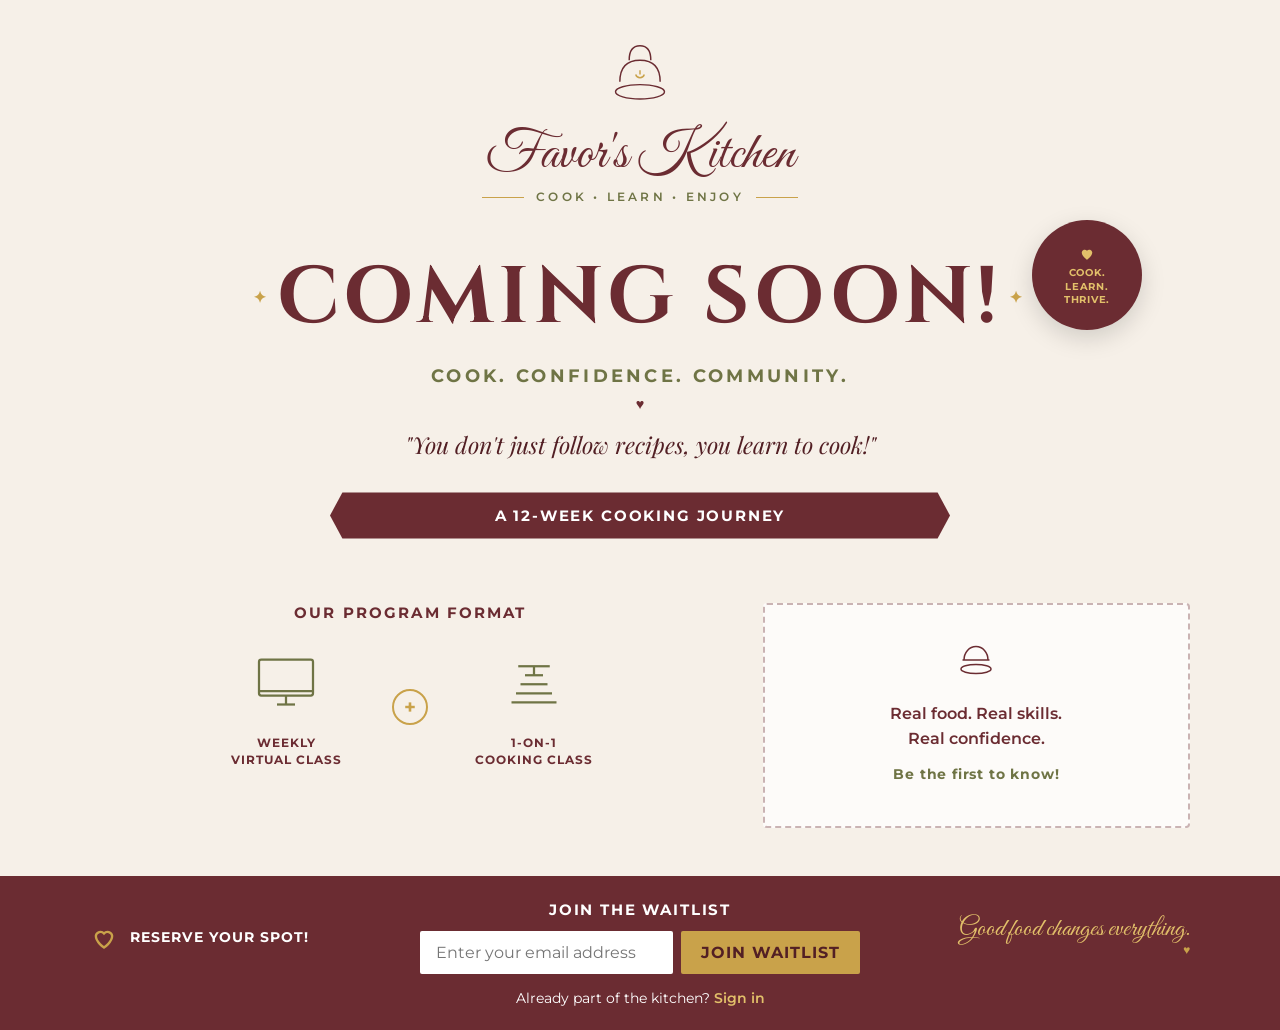
<file: frontend/index.html>
<!DOCTYPE html>
<html lang="en">
<head>
  <meta charset="UTF-8" />
  <meta name="viewport" content="width=device-width, initial-scale=1.0" />
  <title>Favor's Kitchen — Coming Soon</title>
  <link rel="preconnect" href="https://fonts.googleapis.com" />
  <link rel="preconnect" href="https://fonts.gstatic.com" crossorigin />
  <link href="https://fonts.googleapis.com/css2?family=Cinzel:wght@600;700&family=Great+Vibes&family=Montserrat:wght@400;500;600;700&family=Playfair+Display:ital,wght@0,700;1,400&display=swap" rel="stylesheet" />
  <link rel="stylesheet" href="css/common.css" />
  <link rel="stylesheet" href="css/index.css" />
</head>
<body>
  <div class="page">
    <header class="container">
      <svg class="logo-mark" viewBox="0 0 100 100" aria-hidden="true">
        <ellipse cx="50" cy="72" rx="34" ry="10" fill="none" stroke="#6b2c32" stroke-width="2"/>
        <path d="M22 58 Q22 28 50 28 Q78 28 78 58" fill="none" stroke="#6b2c32" stroke-width="2"/>
        <path d="M35 28 Q35 8 50 8 Q65 8 65 28" fill="none" stroke="#6b2c32" stroke-width="2"/>
        <path d="M44 48 C46 54 54 54 56 48" fill="none" stroke="#c9a24a" stroke-width="2"/>
        <path d="M50 42 V48" stroke="#c9a24a" stroke-width="2"/>
      </svg>
      <div class="brand-name">Favor's Kitchen</div>
      <div class="brand-tagline">COOK • LEARN • ENJOY</div>
    </header>

    <section class="hero container">
      <div class="badge">
        <svg viewBox="0 0 24 24"><path d="M12 21s-7-4.5-7-10a4 4 0 0 1 7-2 4 4 0 0 1 7 2c0 5.5-7 10-7 10z"/></svg>
        COOK.<br />LEARN.<br />THRIVE.
      </div>

      <h1 class="coming-soon">COMING SOON!</h1>
      <p class="hero-subtitle">COOK. CONFIDENCE. COMMUNITY.</p>
      <div class="hero-heart">♥</div>
      <p class="hero-quote">"You don't just follow recipes, you learn to cook!"</p>

      <div class="journey-banner">A 12-WEEK COOKING JOURNEY</div>
    </section>

    <main class="container content">
      <section>
        <h2 class="section-title">OUR PROGRAM FORMAT</h2>
        <div class="program-format">
          <div class="format-card">
            <svg class="format-icon" viewBox="0 0 64 64" fill="none" stroke="currentColor" stroke-width="2">
              <rect x="8" y="12" width="48" height="32" rx="2"/>
              <line x1="8" y1="40" x2="56" y2="40"/>
              <line x1="32" y1="44" x2="32" y2="52"/>
              <line x1="24" y1="52" x2="40" y2="52"/>
            </svg>
            <h3>WEEKLY<br />VIRTUAL CLASS</h3>
          </div>

          <div class="format-plus">+</div>

          <div class="format-card">
            <svg class="format-icon" viewBox="0 0 64 64" fill="none" stroke="currentColor" stroke-width="2">
              <path d="M18 18h28"/>
              <path d="M32 18v8"/>
              <path d="M24 26h16"/>
              <path d="M20 34h24"/>
              <path d="M16 42h32"/>
              <path d="M12 50h40"/>
            </svg>
            <h3>1-ON-1<br />COOKING CLASS</h3>
          </div>
        </div>
      </section>

      <aside class="feature-box">
        <svg viewBox="0 0 64 64" fill="none" stroke="currentColor" stroke-width="2">
          <ellipse cx="32" cy="48" rx="20" ry="6"/>
          <path d="M14 36h36"/>
          <path d="M16 36c0-10 7-18 16-18s16 8 16 18"/>
        </svg>
        <p>Real food. Real skills.<br />Real confidence.</p>
        <p class="cta">Be the first to know!</p>
      </aside>
    </main>

    <footer>
      <div class="container footer-inner">
        <div class="reserve-spot">
          <svg viewBox="0 0 24 24"><path d="M12 21s-7-4.5-7-10a4 4 0 0 1 7-2 4 4 0 0 1 7 2c0 5.5-7 10-7 10z"/></svg>
          RESERVE YOUR SPOT!
        </div>

        <div class="waitlist">
          <h2>JOIN THE WAITLIST</h2>
          <form class="waitlist-form" id="waitlist-form">
            <input type="email" name="email" placeholder="Enter your email address" required />
            <button type="submit">JOIN WAITLIST</button>
          </form>
        </div>

        <div class="footer-quote">
          Good food changes everything.
          <span>♥</span>
        </div>
      </div>
      <p class="site-login-link">Already part of the kitchen? <a href="login.html">Sign in</a></p>
    </footer>
  </div>

  <script src="js/main.js"></script>
</body>
</html>
</file>
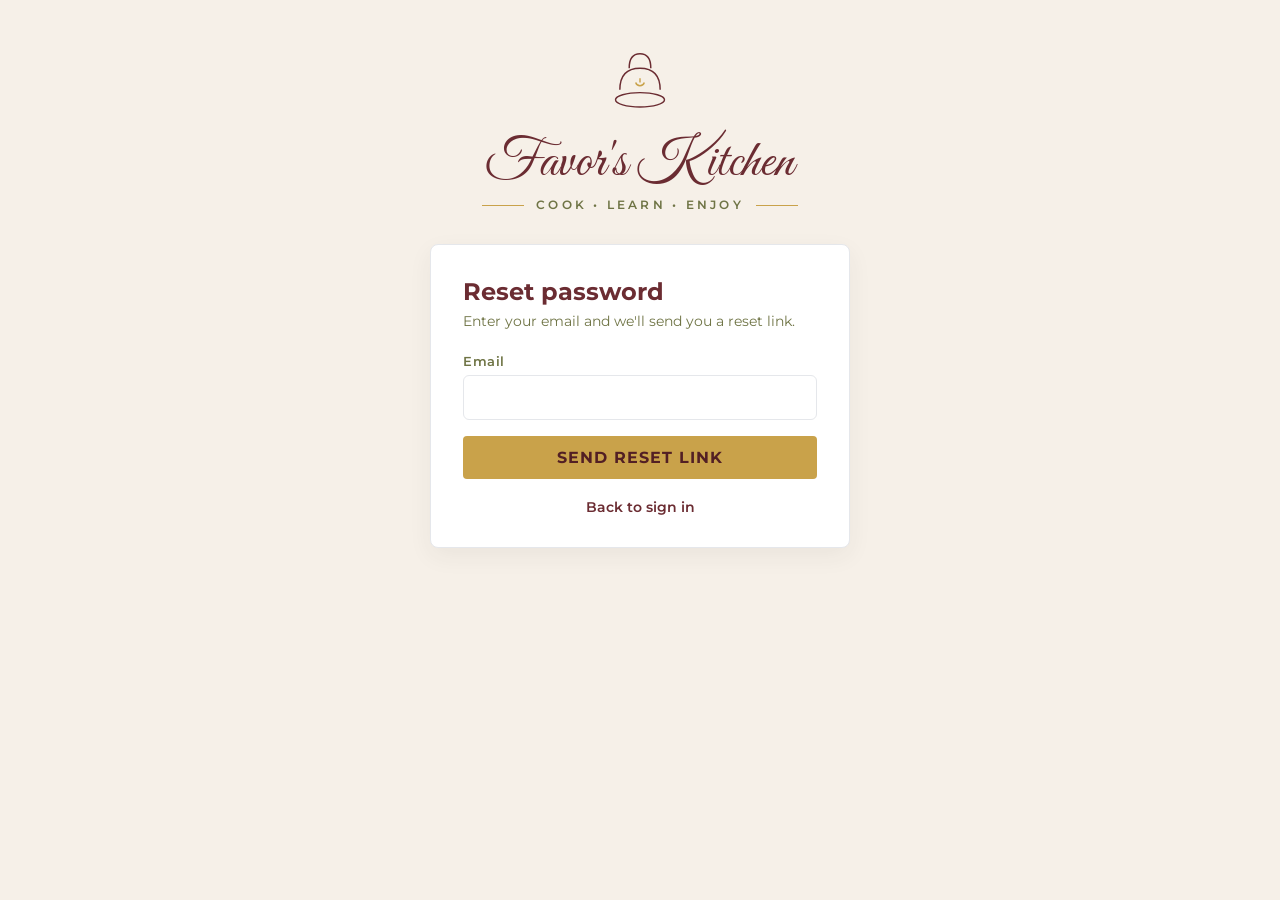
<file: frontend/forgot-password.html>
<!DOCTYPE html>
<html lang="en">
<head>
  <meta charset="UTF-8" />
  <meta name="viewport" content="width=device-width, initial-scale=1.0" />
  <title>Forgot Password — Favor's Kitchen</title>
  <link rel="preconnect" href="https://fonts.googleapis.com" />
  <link rel="preconnect" href="https://fonts.gstatic.com" crossorigin />
  <link href="https://fonts.googleapis.com/css2?family=Great+Vibes&family=Montserrat:wght@400;500;600;700&display=swap" rel="stylesheet" />
  <link rel="stylesheet" href="css/common.css" />
  <link rel="stylesheet" href="css/auth.css" />
</head>
<body>
  <div class="auth-page">
    <header class="brand-header">
      <svg class="logo-mark" viewBox="0 0 100 100" aria-hidden="true">
        <ellipse cx="50" cy="72" rx="34" ry="10" fill="none" stroke="#6b2c32" stroke-width="2"/>
        <path d="M22 58 Q22 28 50 28 Q78 28 78 58" fill="none" stroke="#6b2c32" stroke-width="2"/>
        <path d="M35 28 Q35 8 50 8 Q65 8 65 28" fill="none" stroke="#6b2c32" stroke-width="2"/>
        <path d="M44 48 C46 54 54 54 56 48" fill="none" stroke="#c9a24a" stroke-width="2"/>
        <path d="M50 42 V48" stroke="#c9a24a" stroke-width="2"/>
      </svg>
      <div class="brand-name">Favor's Kitchen</div>
      <div class="brand-tagline">COOK • LEARN • ENJOY</div>
    </header>

    <div class="auth-card">
      <h1>Reset password</h1>
      <p class="subtitle">Enter your email and we'll send you a reset link.</p>

      <div id="form-alert" class="alert alert-error hidden" role="alert"></div>

      <form id="forgot-password-form">
        <div class="form-field">
          <label class="form-label" for="email">Email</label>
          <input class="form-input" type="email" id="email" name="email" autocomplete="email" required />
        </div>
        <button class="btn btn-primary btn-full" type="submit" id="forgot-submit">SEND RESET LINK</button>
      </form>

      <div class="auth-footer">
        <p><a class="text-link" href="login.html">Back to sign in</a></p>
      </div>
    </div>
  </div>

  <script src="js/config.js"></script>
  <script src="js/common.js"></script>
  <script src="js/forgot-password.js"></script>
</body>
</html>
</file>
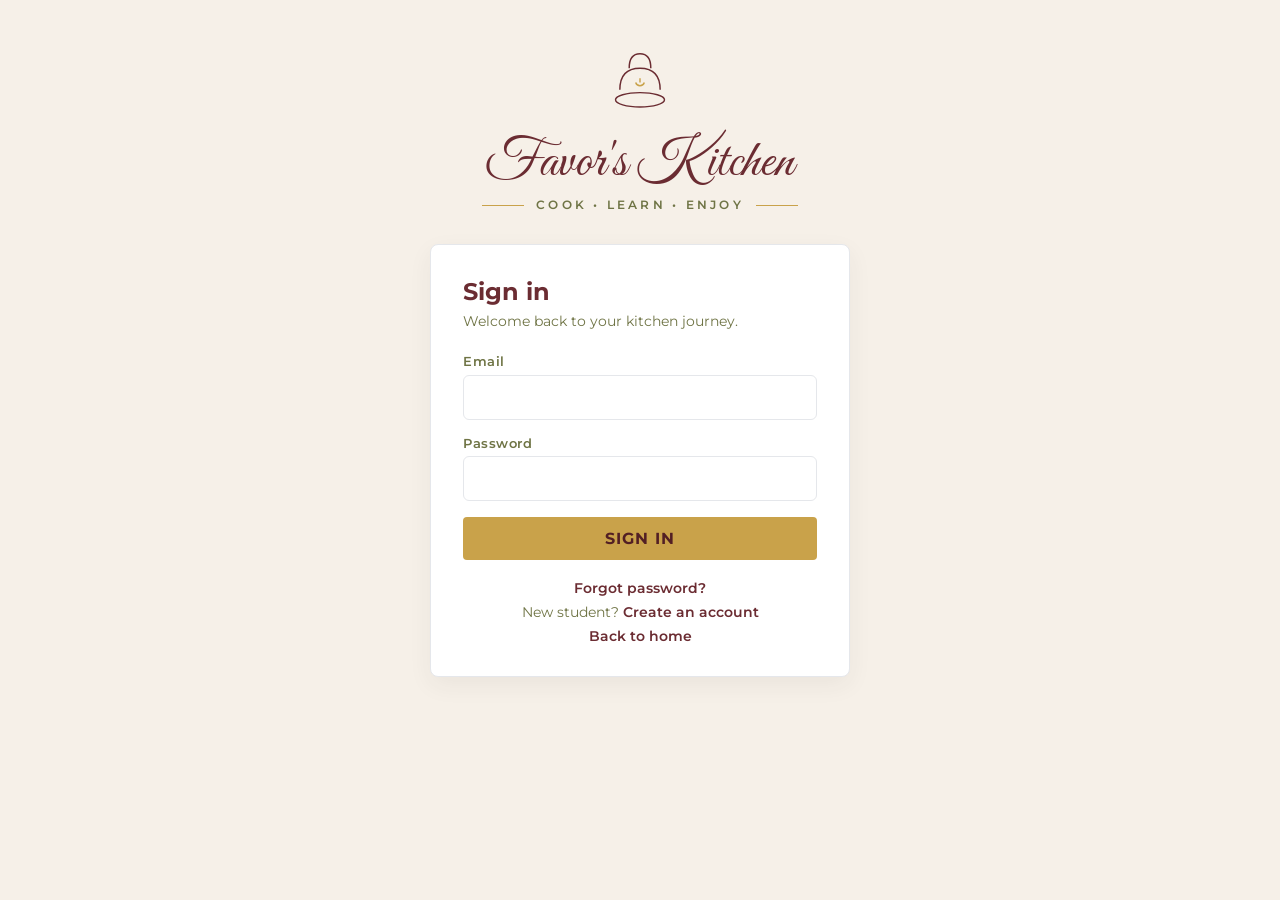
<file: frontend/login.html>
<!DOCTYPE html>
<html lang="en">
<head>
  <meta charset="UTF-8" />
  <meta name="viewport" content="width=device-width, initial-scale=1.0" />
  <title>Sign In — Favor's Kitchen</title>
  <link rel="preconnect" href="https://fonts.googleapis.com" />
  <link rel="preconnect" href="https://fonts.gstatic.com" crossorigin />
  <link href="https://fonts.googleapis.com/css2?family=Great+Vibes&family=Montserrat:wght@400;500;600;700&display=swap" rel="stylesheet" />
  <link rel="stylesheet" href="css/common.css" />
  <link rel="stylesheet" href="css/auth.css" />
</head>
<body>
  <div class="auth-page">
    <header class="brand-header">
      <svg class="logo-mark" viewBox="0 0 100 100" aria-hidden="true">
        <ellipse cx="50" cy="72" rx="34" ry="10" fill="none" stroke="#6b2c32" stroke-width="2"/>
        <path d="M22 58 Q22 28 50 28 Q78 28 78 58" fill="none" stroke="#6b2c32" stroke-width="2"/>
        <path d="M35 28 Q35 8 50 8 Q65 8 65 28" fill="none" stroke="#6b2c32" stroke-width="2"/>
        <path d="M44 48 C46 54 54 54 56 48" fill="none" stroke="#c9a24a" stroke-width="2"/>
        <path d="M50 42 V48" stroke="#c9a24a" stroke-width="2"/>
      </svg>
      <div class="brand-name">Favor's Kitchen</div>
      <div class="brand-tagline">COOK • LEARN • ENJOY</div>
    </header>

    <div class="auth-card">
      <h1>Sign in</h1>
      <p class="subtitle">Welcome back to your kitchen journey.</p>

      <div id="form-alert" class="alert alert-error hidden" role="alert"></div>

      <form id="login-form">
        <div class="form-field">
          <label class="form-label" for="email">Email</label>
          <input class="form-input" type="email" id="email" name="email" autocomplete="email" required />
        </div>
        <div class="form-field">
          <label class="form-label" for="password">Password</label>
          <input class="form-input" type="password" id="password" name="password" autocomplete="current-password" required />
        </div>
        <button class="btn btn-primary btn-full" type="submit" id="login-submit">SIGN IN</button>
      </form>

      <div class="auth-footer">
        <p><a class="text-link" href="forgot-password.html">Forgot password?</a></p>
        <p>New student? <a class="text-link" href="register.html">Create an account</a></p>
        <p><a class="text-link" href="index.html">Back to home</a></p>
      </div>
    </div>
  </div>

  <script src="js/config.js"></script>
  <script src="js/common.js"></script>
  <script src="js/login.js"></script>
</body>
</html>
</file>
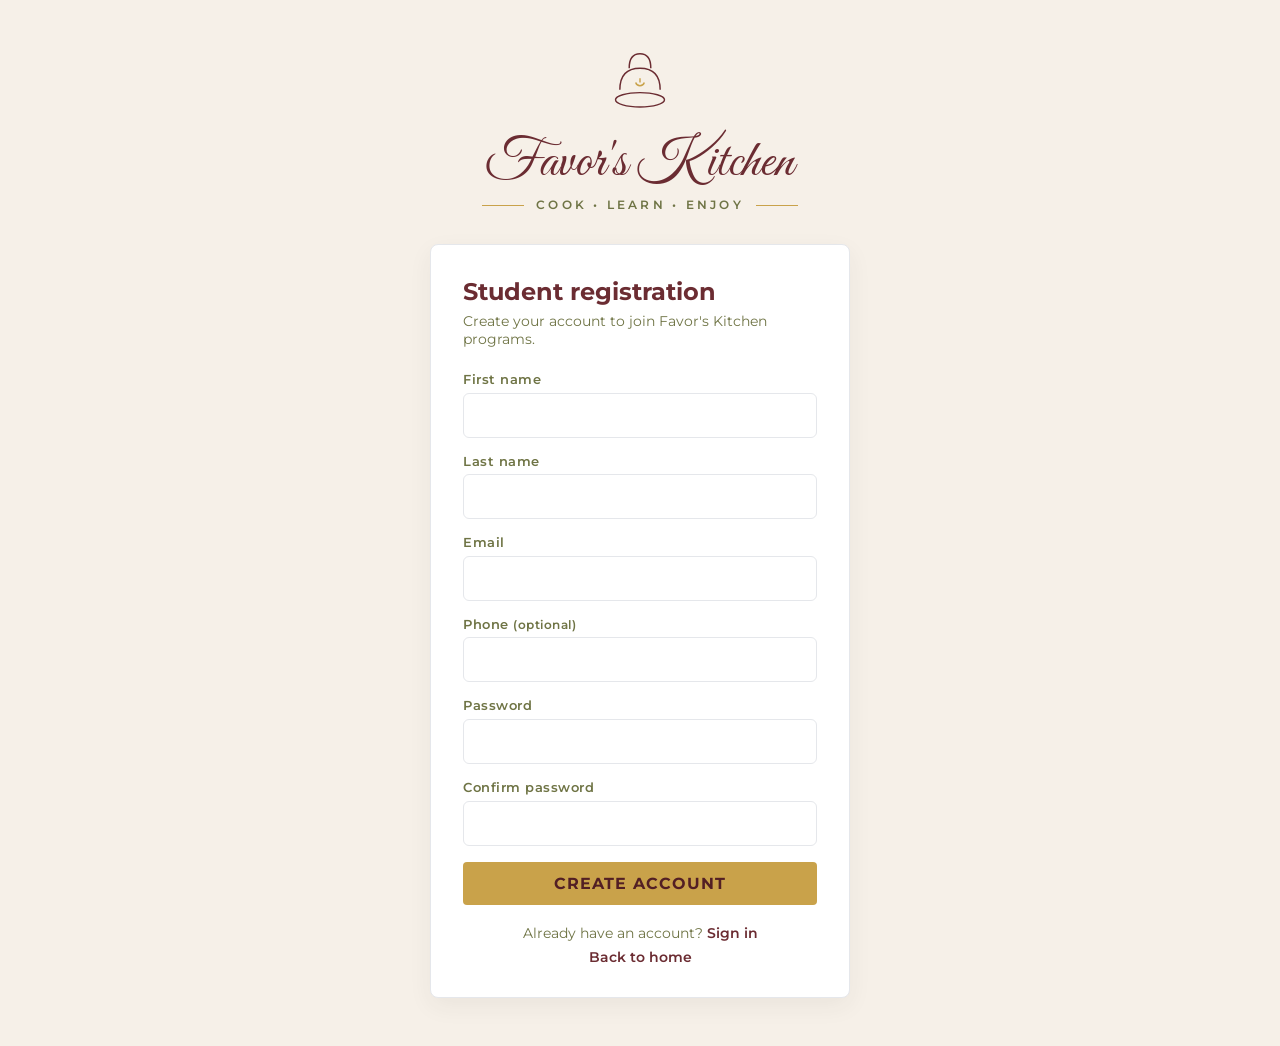
<file: frontend/register.html>
<!DOCTYPE html>
<html lang="en">
<head>
  <meta charset="UTF-8" />
  <meta name="viewport" content="width=device-width, initial-scale=1.0" />
  <title>Create Account — Favor's Kitchen</title>
  <link rel="preconnect" href="https://fonts.googleapis.com" />
  <link rel="preconnect" href="https://fonts.gstatic.com" crossorigin />
  <link href="https://fonts.googleapis.com/css2?family=Great+Vibes&family=Montserrat:wght@400;500;600;700&display=swap" rel="stylesheet" />
  <link rel="stylesheet" href="css/common.css" />
  <link rel="stylesheet" href="css/auth.css" />
</head>
<body>
  <div class="auth-page">
    <header class="brand-header">
      <svg class="logo-mark" viewBox="0 0 100 100" aria-hidden="true">
        <ellipse cx="50" cy="72" rx="34" ry="10" fill="none" stroke="#6b2c32" stroke-width="2"/>
        <path d="M22 58 Q22 28 50 28 Q78 28 78 58" fill="none" stroke="#6b2c32" stroke-width="2"/>
        <path d="M35 28 Q35 8 50 8 Q65 8 65 28" fill="none" stroke="#6b2c32" stroke-width="2"/>
        <path d="M44 48 C46 54 54 54 56 48" fill="none" stroke="#c9a24a" stroke-width="2"/>
        <path d="M50 42 V48" stroke="#c9a24a" stroke-width="2"/>
      </svg>
      <div class="brand-name">Favor's Kitchen</div>
      <div class="brand-tagline">COOK • LEARN • ENJOY</div>
    </header>

    <div class="auth-card">
      <h1>Student registration</h1>
      <p class="subtitle">Create your account to join Favor's Kitchen programs.</p>

      <div id="form-alert" class="alert alert-error hidden" role="alert"></div>

      <form id="register-form">
        <div class="form-field">
          <label class="form-label" for="first_name">First name</label>
          <input class="form-input" type="text" id="first_name" name="first_name" autocomplete="given-name" required />
        </div>
        <div class="form-field">
          <label class="form-label" for="last_name">Last name</label>
          <input class="form-input" type="text" id="last_name" name="last_name" autocomplete="family-name" required />
        </div>
        <div class="form-field">
          <label class="form-label" for="email">Email</label>
          <input class="form-input" type="email" id="email" name="email" autocomplete="email" required />
        </div>
        <div class="form-field">
          <label class="form-label" for="phone">Phone <span class="form-hint">(optional)</span></label>
          <input class="form-input" type="tel" id="phone" name="phone" autocomplete="tel" />
        </div>
        <div class="form-field">
          <label class="form-label" for="password">Password</label>
          <input class="form-input" type="password" id="password" name="password" autocomplete="new-password" minlength="6" required />
        </div>
        <div class="form-field">
          <label class="form-label" for="confirm_password">Confirm password</label>
          <input class="form-input" type="password" id="confirm_password" name="confirm_password" autocomplete="new-password" minlength="6" required />
        </div>
        <button class="btn btn-primary btn-full" type="submit" id="register-submit">CREATE ACCOUNT</button>
      </form>

      <div class="auth-footer">
        <p>Already have an account? <a class="text-link" href="login.html">Sign in</a></p>
        <p><a class="text-link" href="index.html">Back to home</a></p>
      </div>
    </div>
  </div>

  <script src="js/config.js"></script>
  <script src="js/common.js"></script>
  <script src="js/register.js"></script>
</body>
</html>
</file>
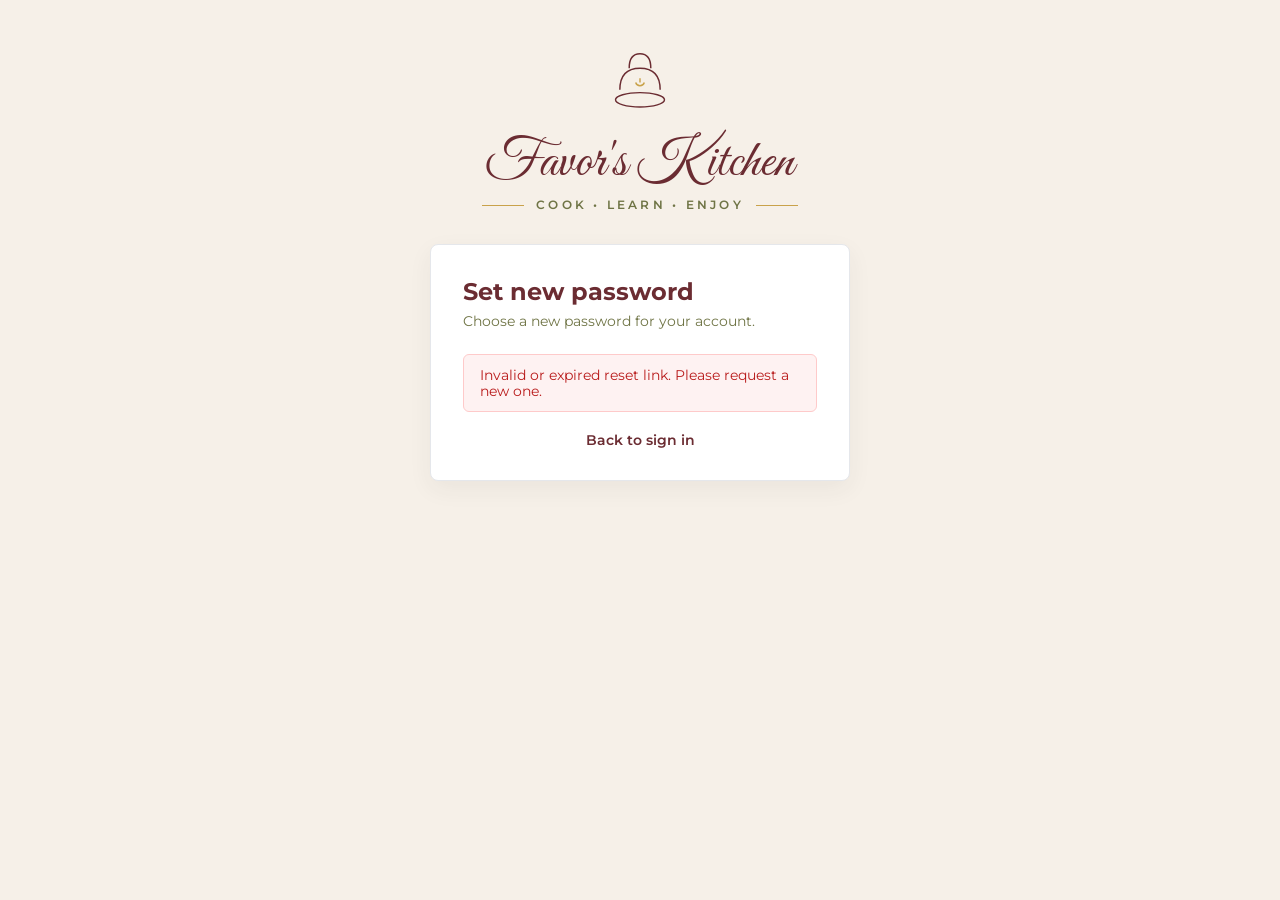
<file: frontend/reset-password.html>
<!DOCTYPE html>
<html lang="en">
<head>
  <meta charset="UTF-8" />
  <meta name="viewport" content="width=device-width, initial-scale=1.0" />
  <title>Set New Password — Favor's Kitchen</title>
  <link rel="preconnect" href="https://fonts.googleapis.com" />
  <link rel="preconnect" href="https://fonts.gstatic.com" crossorigin />
  <link href="https://fonts.googleapis.com/css2?family=Great+Vibes&family=Montserrat:wght@400;500;600;700&display=swap" rel="stylesheet" />
  <link rel="stylesheet" href="css/common.css" />
  <link rel="stylesheet" href="css/auth.css" />
</head>
<body>
  <div class="auth-page">
    <header class="brand-header">
      <svg class="logo-mark" viewBox="0 0 100 100" aria-hidden="true">
        <ellipse cx="50" cy="72" rx="34" ry="10" fill="none" stroke="#6b2c32" stroke-width="2"/>
        <path d="M22 58 Q22 28 50 28 Q78 28 78 58" fill="none" stroke="#6b2c32" stroke-width="2"/>
        <path d="M35 28 Q35 8 50 8 Q65 8 65 28" fill="none" stroke="#6b2c32" stroke-width="2"/>
        <path d="M44 48 C46 54 54 54 56 48" fill="none" stroke="#c9a24a" stroke-width="2"/>
        <path d="M50 42 V48" stroke="#c9a24a" stroke-width="2"/>
      </svg>
      <div class="brand-name">Favor's Kitchen</div>
      <div class="brand-tagline">COOK • LEARN • ENJOY</div>
    </header>

    <div class="auth-card">
      <h1>Set new password</h1>
      <p class="subtitle">Choose a new password for your account.</p>

      <div id="form-alert" class="alert alert-error hidden" role="alert"></div>

      <form id="reset-password-form">
        <div class="form-field">
          <label class="form-label" for="password">New password</label>
          <input class="form-input" type="password" id="password" name="password" autocomplete="new-password" minlength="6" required />
        </div>
        <div class="form-field">
          <label class="form-label" for="confirm_password">Confirm new password</label>
          <input class="form-input" type="password" id="confirm_password" name="confirm_password" autocomplete="new-password" minlength="6" required />
        </div>
        <button class="btn btn-primary btn-full" type="submit" id="reset-submit">UPDATE PASSWORD</button>
      </form>

      <div class="auth-footer">
        <p><a class="text-link" href="login.html">Back to sign in</a></p>
      </div>
    </div>
  </div>

  <script src="js/config.js"></script>
  <script src="js/common.js"></script>
  <script src="js/reset-password.js"></script>
</body>
</html>
</file>
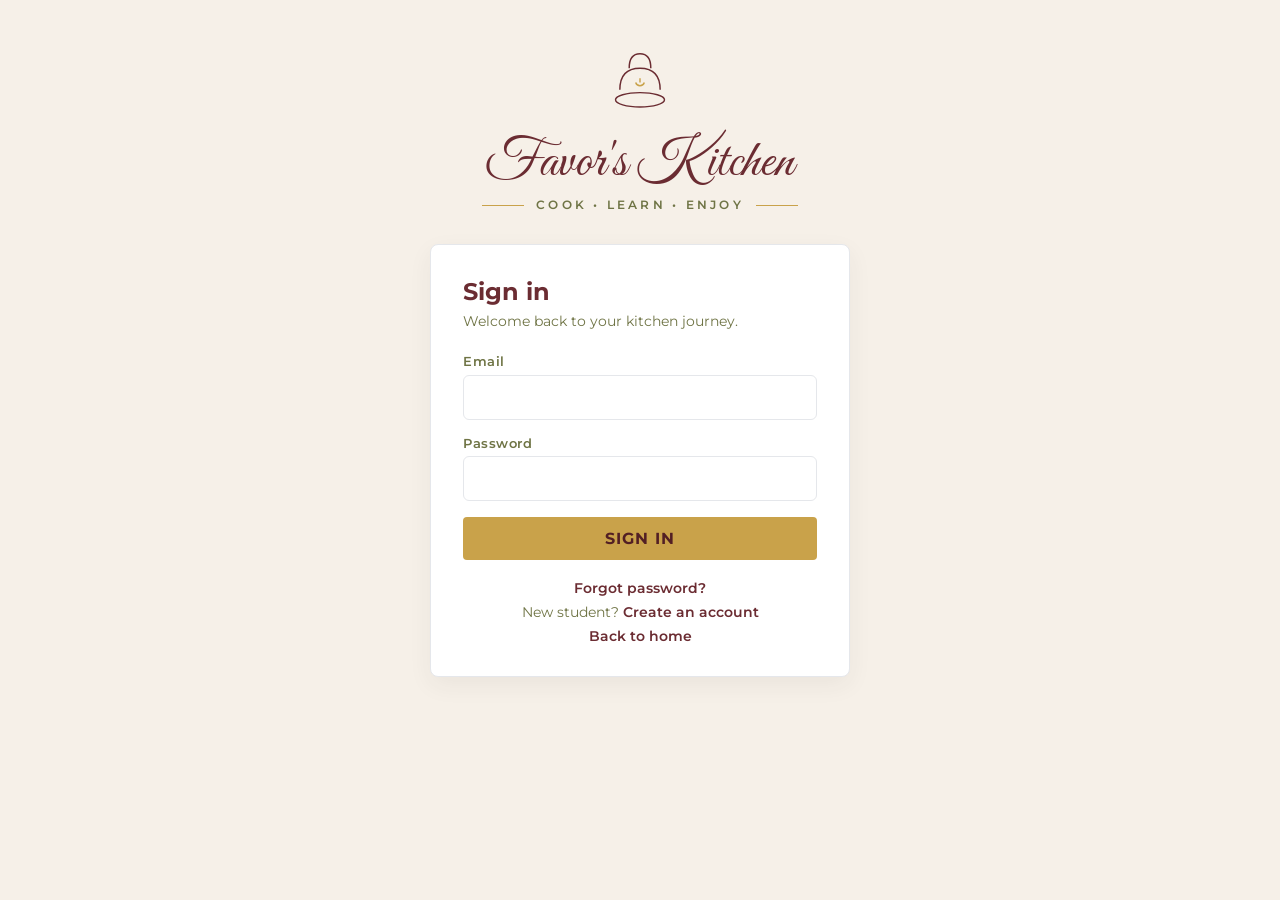
<file: frontend/admin/curriculum.html>
<!DOCTYPE html>
<html lang="en">
<head>
  <meta charset="UTF-8" />
  <meta name="viewport" content="width=device-width, initial-scale=1.0" />
  <title>Curriculum — Favor's Kitchen</title>
  <link rel="preconnect" href="https://fonts.googleapis.com" />
  <link rel="preconnect" href="https://fonts.gstatic.com" crossorigin />
  <link href="https://fonts.googleapis.com/css2?family=Great+Vibes&family=Montserrat:wght@400;500;600;700&display=swap" rel="stylesheet" />
  <link rel="stylesheet" href="../css/common.css" />
  <link rel="stylesheet" href="../css/admin.css" />
  <link rel="stylesheet" href="../css/curriculum.css" />
</head>
<body>
  <div class="app-shell">
    <aside class="sidebar" id="admin-sidebar" aria-label="Admin sidebar"></aside>

    <main class="main-content">
      <header class="admin-toolbar">
        <div class="admin-toolbar-title">
          <h1>Curriculum</h1>
          <p>Manage cooking programs, weeks, and enrollments</p>
        </div>
        <input
          class="admin-search"
          type="search"
          id="curriculum-search"
          placeholder="Search curricula..."
          aria-label="Search curricula"
        />
        <button class="btn btn-primary" type="button" id="create-curriculum-btn">
          + CREATE CURRICULUM
        </button>
      </header>

      <div class="page-body">
        <div id="page-alert" class="alert alert-error hidden" role="alert"></div>

        <div class="filter-chips" role="tablist" aria-label="Filter by status">
          <button class="filter-chip active" type="button" data-status="">All</button>
          <button class="filter-chip" type="button" data-status="published">Published</button>
          <button class="filter-chip" type="button" data-status="draft">Draft</button>
        </div>

        <div class="data-table data-table--curriculum" id="curriculum-table">
          <div class="data-table-header">
            <span>Name</span>
            <span>Duration</span>
            <span>Status</span>
            <span>Students</span>
            <span>Updated</span>
          </div>
          <div id="curriculum-table-body">
            <div class="data-table-loading">Loading curricula...</div>
          </div>
        </div>
      </div>
    </main>
  </div>

  <div class="modal-overlay hidden" id="create-modal" role="dialog" aria-modal="true" aria-labelledby="create-modal-title">
    <div class="modal-card">
      <h2 id="create-modal-title">Create curriculum</h2>
      <div id="create-alert" class="alert alert-error hidden" role="alert"></div>
      <form id="create-curriculum-form">
        <input type="hidden" id="edit-curriculum-id" name="curriculum_id" value="" />
        <div class="form-field">
          <label class="form-label" for="create-name">Name</label>
          <input class="form-input" type="text" id="create-name" name="name" required />
        </div>
        <div class="form-field">
          <label class="form-label" for="create-description">Description</label>
          <textarea class="form-input" id="create-description" name="description" rows="3"></textarea>
        </div>
        <div class="form-field">
          <label class="form-label" for="create-duration">Duration (weeks)</label>
          <input class="form-input" type="number" id="create-duration" name="duration_weeks" min="1" />
        </div>
        <div class="form-field">
          <label class="form-label" for="create-status">Status</label>
          <select class="form-input" id="create-status" name="status">
            <option value="draft">Draft</option>
            <option value="published">Published</option>
          </select>
        </div>
        <div class="modal-actions">
          <button class="btn btn-secondary" type="button" id="create-cancel-btn">Cancel</button>
          <button class="btn btn-primary" type="submit" id="create-submit-btn">Create</button>
        </div>
      </form>
    </div>
  </div>

  <script src="../js/config.js"></script>
  <script src="../js/common.js"></script>
  <script src="../js/admin/curriculum.js"></script>
</body>
</html>
</file>
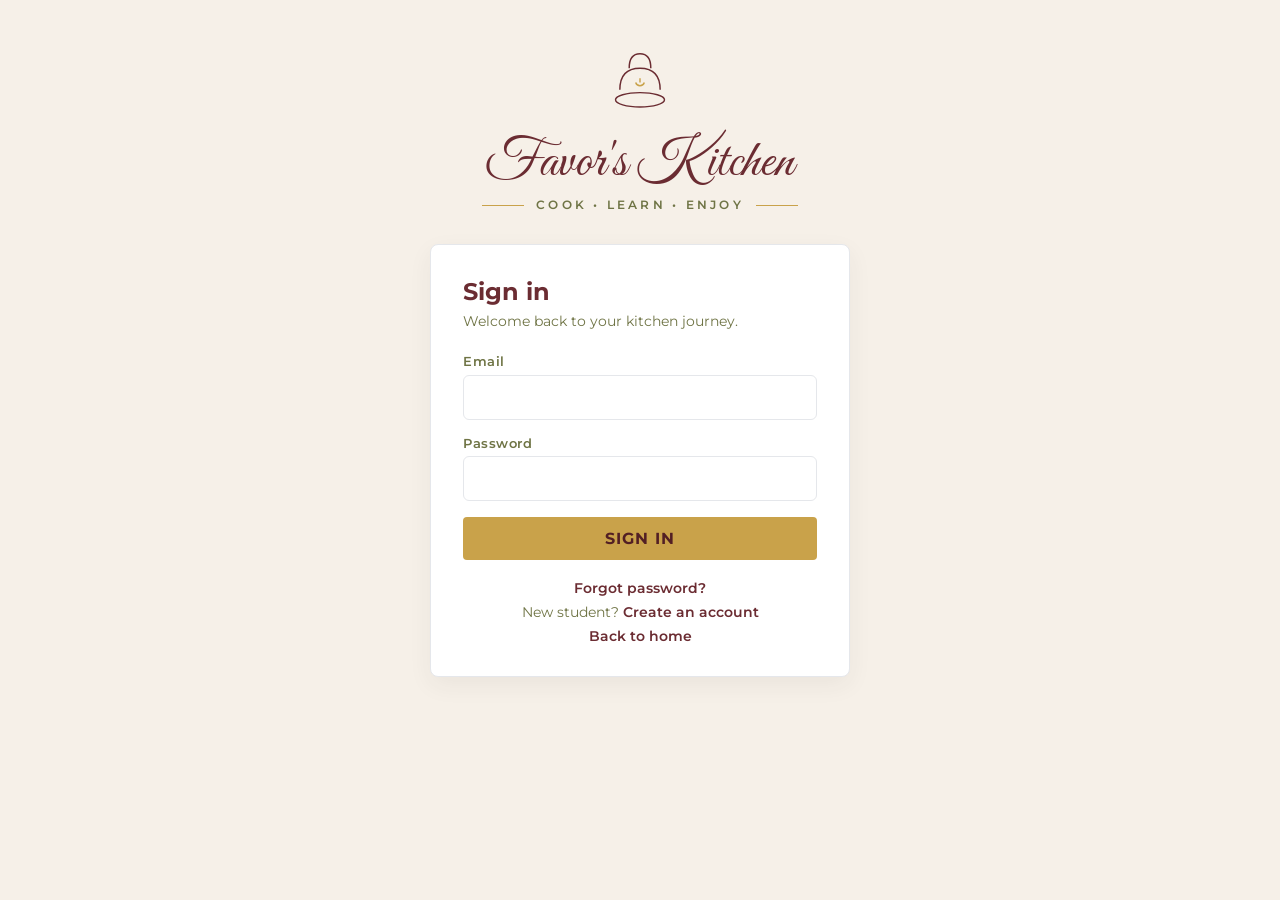
<file: frontend/admin/dashboard.html>
<!DOCTYPE html>
<html lang="en">
<head>
  <meta charset="UTF-8" />
  <meta name="viewport" content="width=device-width, initial-scale=1.0" />
  <title>Admin Dashboard — Favor's Kitchen</title>
  <link rel="preconnect" href="https://fonts.googleapis.com" />
  <link rel="preconnect" href="https://fonts.gstatic.com" crossorigin />
  <link href="https://fonts.googleapis.com/css2?family=Great+Vibes&family=Montserrat:wght@400;500;600;700&display=swap" rel="stylesheet" />
  <link rel="stylesheet" href="../css/common.css" />
  <link rel="stylesheet" href="../css/admin.css" />
</head>
<body>
  <div class="app-shell">
    <aside class="sidebar" id="admin-sidebar" aria-label="Admin sidebar"></aside>

    <main class="main-content">
      <header class="page-header">
        <h1>Dashboard</h1>
        <p>Overview of your cooking programs and classes.</p>
      </header>

      <div class="page-body">
        <div class="dashboard-placeholder">
          <h2 id="welcome-title">Welcome!</h2>
          <p>Your admin dashboard is coming soon. Use the sidebar to navigate — Curriculum is where you'll manage programs.</p>
        </div>
      </div>
    </main>
  </div>

  <script src="../js/config.js"></script>
  <script src="../js/common.js"></script>
  <script src="../js/admin/dashboard.js"></script>
</body>
</html>
</file>
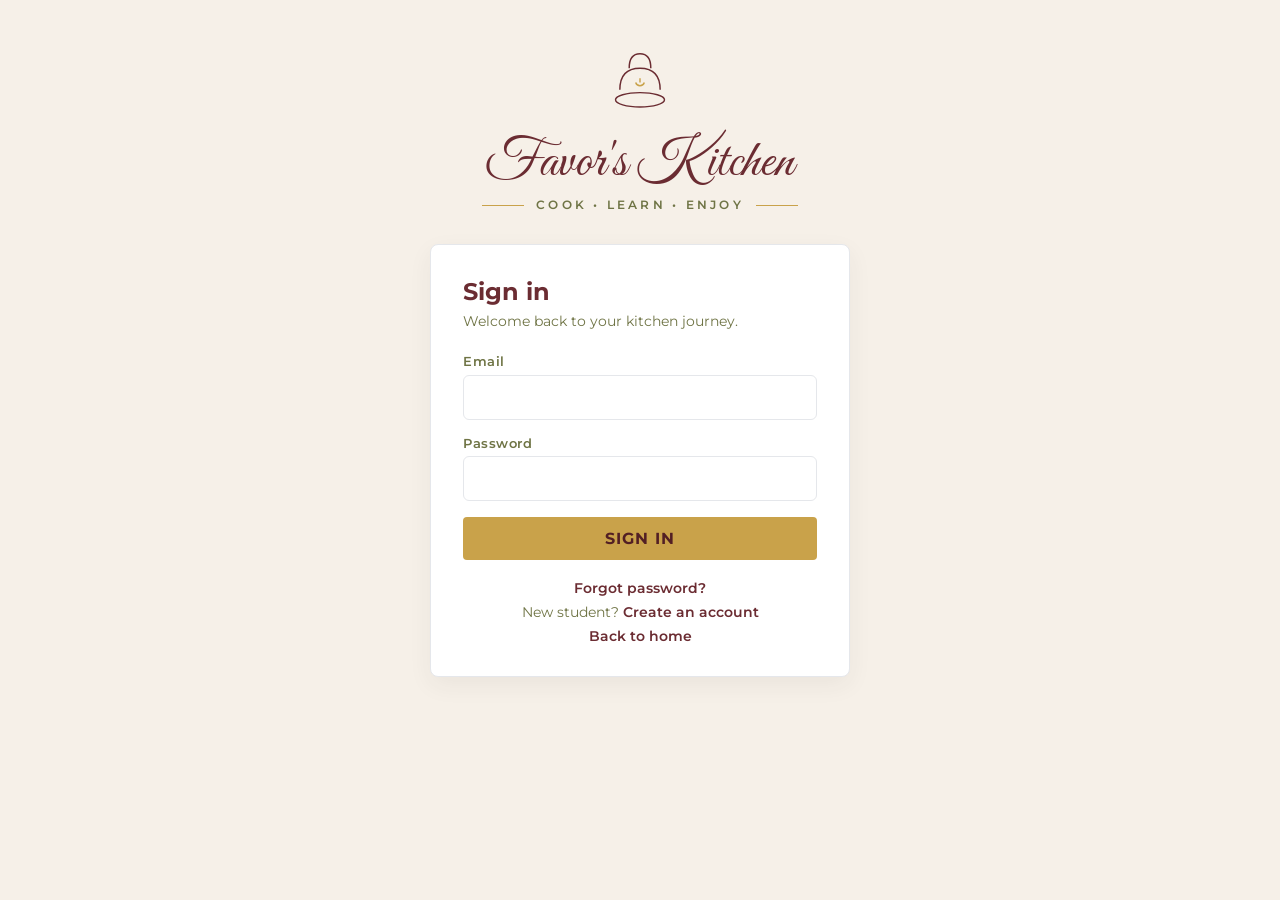
<file: frontend/admin/recipes.html>
<!DOCTYPE html>
<html lang="en">
<head>
  <meta charset="UTF-8" />
  <meta name="viewport" content="width=device-width, initial-scale=1.0" />
  <title>Recipes — Favor's Kitchen</title>
  <link rel="preconnect" href="https://fonts.googleapis.com" />
  <link rel="preconnect" href="https://fonts.gstatic.com" crossorigin />
  <link href="https://fonts.googleapis.com/css2?family=Great+Vibes&family=Montserrat:wght@400;500;600;700&display=swap" rel="stylesheet" />
  <link rel="stylesheet" href="../css/common.css" />
  <link rel="stylesheet" href="../css/admin.css" />
  <link rel="stylesheet" href="../css/recipes.css" />
</head>
<body>
  <div class="app-shell">
    <aside class="sidebar" id="admin-sidebar" aria-label="Admin sidebar"></aside>

    <main class="main-content">
      <header class="admin-toolbar">
        <div class="admin-toolbar-title">
          <h1>Recipes</h1>
          <p>Manage reusable recipes for your programs</p>
        </div>
        <input
          class="admin-search"
          type="search"
          id="recipe-search"
          placeholder="Search recipes..."
          aria-label="Search recipes"
        />
        <button class="btn btn-primary" type="button" id="create-recipe-btn">
          + CREATE RECIPE
        </button>
      </header>

      <div class="page-body">
        <div id="page-alert" class="alert alert-error hidden" role="alert"></div>

        <div class="filter-chips" role="tablist" aria-label="Filter by status">
          <button class="filter-chip active" type="button" data-filter="status" data-value="">All</button>
          <button class="filter-chip" type="button" data-filter="status" data-value="published">Published</button>
          <button class="filter-chip" type="button" data-filter="status" data-value="draft">Draft</button>
        </div>

        <div class="filter-chips" role="tablist" aria-label="Filter by active state">
          <button class="filter-chip active" type="button" data-filter="active" data-value="">All</button>
          <button class="filter-chip" type="button" data-filter="active" data-value="true">Active</button>
          <button class="filter-chip" type="button" data-filter="active" data-value="false">Inactive</button>
        </div>

        <div class="data-table data-table--recipes" id="recipe-table">
          <div class="data-table-header">
            <span>Name</span>
            <span>Prep</span>
            <span>Cook</span>
            <span>Servings</span>
            <span>Status</span>
            <span>Active</span>
            <span>Updated</span>
          </div>
          <div id="recipe-table-body">
            <div class="data-table-loading">Loading recipes...</div>
          </div>
        </div>
      </div>
    </main>
  </div>

  <div class="modal-overlay hidden" id="recipe-modal" role="dialog" aria-modal="true" aria-labelledby="recipe-modal-title">
    <div class="modal-card modal-card-wide">
      <h2 id="recipe-modal-title">Create recipe</h2>
      <div id="recipe-alert" class="alert alert-error hidden" role="alert"></div>
      <form id="recipe-form">
        <input type="hidden" id="edit-recipe-id" value="" />

        <div class="form-field">
          <label class="form-label" for="recipe-name">Name</label>
          <input class="form-input" type="text" id="recipe-name" name="name" required />
        </div>

        <div class="form-field">
          <label class="form-label" for="recipe-description">Description</label>
          <textarea class="form-input" id="recipe-description" name="description" rows="2"></textarea>
        </div>

        <div class="form-row form-row-3">
          <div class="form-field">
            <label class="form-label" for="recipe-prep">Prep (minutes)</label>
            <input class="form-input" type="number" id="recipe-prep" name="prep_time_minutes" min="1" />
          </div>
          <div class="form-field">
            <label class="form-label" for="recipe-cook">Cook (minutes)</label>
            <input class="form-input" type="number" id="recipe-cook" name="cook_time_minutes" min="1" />
          </div>
          <div class="form-field">
            <label class="form-label" for="recipe-servings">Servings</label>
            <input class="form-input" type="number" id="recipe-servings" name="servings" min="1" />
          </div>
        </div>

        <div class="form-row">
          <div class="form-field">
            <label class="form-label" for="recipe-image-url">Image URL</label>
            <input class="form-input" type="url" id="recipe-image-url" name="image_url" />
          </div>
          <div class="form-field">
            <label class="form-label" for="recipe-pdf-url">PDF URL</label>
            <input class="form-input" type="url" id="recipe-pdf-url" name="pdf_url" />
          </div>
        </div>

        <div class="form-row">
          <div class="form-field">
            <label class="form-label" for="recipe-status">Status</label>
            <select class="form-input" id="recipe-status" name="status">
              <option value="draft">Draft</option>
              <option value="published">Published</option>
            </select>
          </div>
          <div class="checkbox-field">
            <input type="checkbox" id="recipe-active" name="active" checked />
            <label for="recipe-active">Active</label>
          </div>
        </div>

        <div class="section-heading">
          <h3>Steps</h3>
          <button class="btn btn-secondary" type="button" id="add-step-row-btn">+ Add step</button>
        </div>

        <div class="step-rows" id="step-rows"></div>

        <div class="section-heading">
          <h3>Ingredients</h3>
          <button class="btn btn-secondary" type="button" id="add-ingredient-row-btn">+ Add ingredient</button>
        </div>

        <div class="ingredient-rows" id="ingredient-rows"></div>

        <div class="modal-actions modal-actions-split">
          <button class="btn btn-danger hidden" type="button" id="delete-recipe-btn">Delete recipe</button>
          <div class="modal-actions">
            <button class="btn btn-secondary" type="button" id="recipe-cancel-btn">Cancel</button>
            <button class="btn btn-primary" type="submit" id="recipe-submit-btn">Create</button>
          </div>
        </div>
      </form>
    </div>
  </div>

  <template id="step-row-template">
    <div class="step-row">
      <span class="step-row-number" aria-hidden="true">1</span>
      <textarea class="form-input step-row-description" rows="2" placeholder="Describe this step..." aria-label="Step description"></textarea>
      <div class="step-row-actions">
        <button class="btn btn-secondary step-row-up" type="button" aria-label="Move step up">&uarr;</button>
        <button class="btn btn-secondary step-row-down" type="button" aria-label="Move step down">&darr;</button>
        <button class="btn btn-secondary step-row-remove" type="button" aria-label="Remove step">&times;</button>
      </div>
    </div>
  </template>

  <template id="ingredient-row-template">
    <div class="ingredient-row">
      <div class="ingredient-combobox" data-ingredient-combobox>
        <input type="hidden" class="ingredient-combobox-id" value="" />
        <input
          type="text"
          class="ingredient-combobox-input form-input"
          placeholder="Search ingredients..."
          autocomplete="off"
          aria-label="Ingredient"
        />
        <div class="ingredient-combobox-menu hidden" role="listbox"></div>
      </div>
      <input class="form-input ingredient-qty" type="number" step="any" min="0" placeholder="Qty" aria-label="Quantity" />
      <input class="form-input ingredient-unit" type="text" placeholder="Unit" aria-label="Unit" />
      <input class="form-input ingredient-prep" type="text" placeholder="Prep" aria-label="Preparation" />
      <input class="form-input ingredient-notes" type="text" placeholder="Notes" aria-label="Notes" />
      <button class="btn btn-secondary ingredient-row-remove" type="button" aria-label="Remove ingredient">&times;</button>
    </div>
  </template>

  <script src="../js/config.js"></script>
  <script src="../js/common.js"></script>
  <script src="../js/admin/recipes.js"></script>
</body>
</html>
</file>
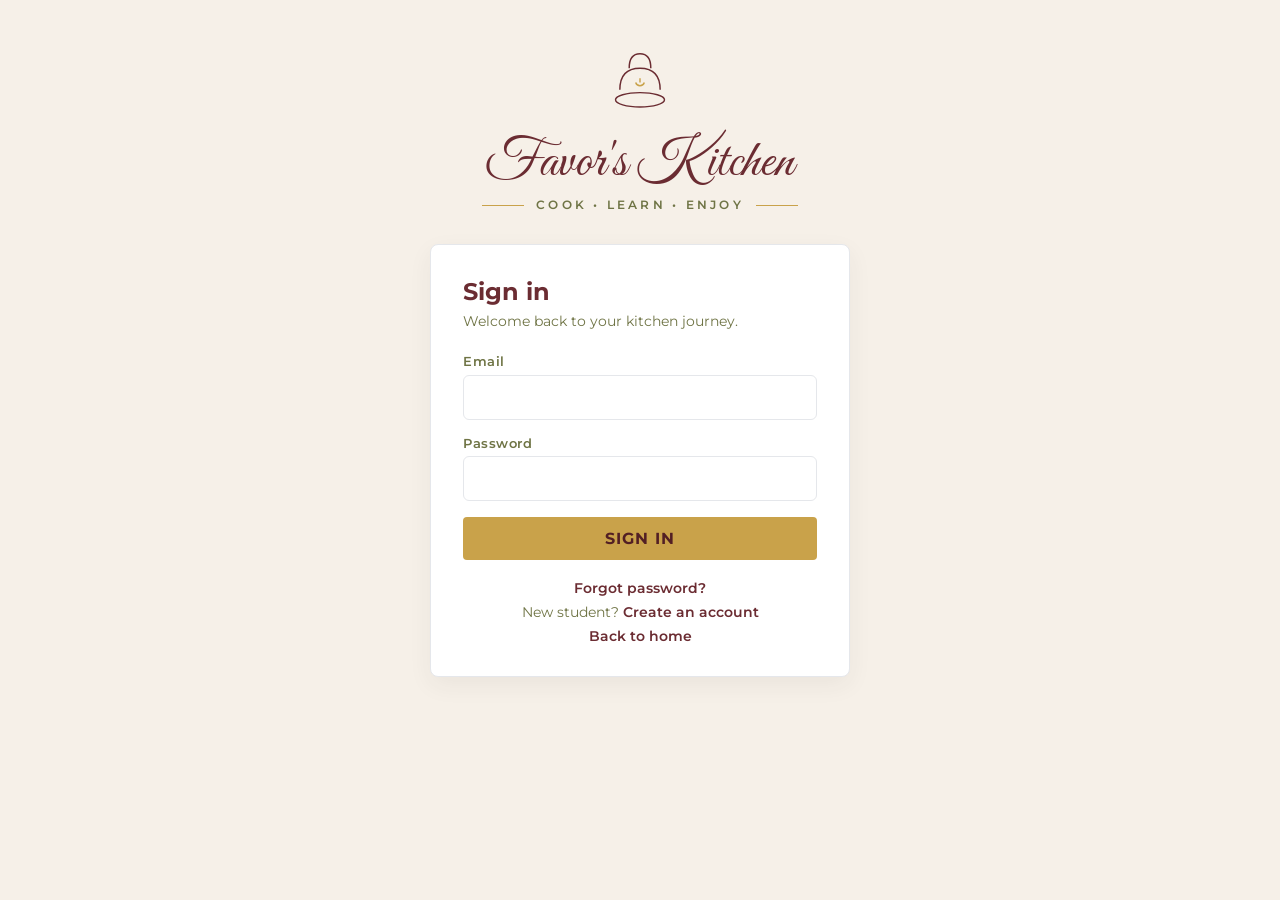
<file: frontend/student/dashboard.html>
<!DOCTYPE html>
<html lang="en">
<head>
  <meta charset="UTF-8" />
  <meta name="viewport" content="width=device-width, initial-scale=1.0" />
  <title>My Kitchen — Favor's Kitchen</title>
  <link rel="preconnect" href="https://fonts.googleapis.com" />
  <link rel="preconnect" href="https://fonts.gstatic.com" crossorigin />
  <link href="https://fonts.googleapis.com/css2?family=Great+Vibes&family=Montserrat:wght@400;500;600;700&display=swap" rel="stylesheet" />
  <link rel="stylesheet" href="../css/common.css" />
  <link rel="stylesheet" href="../css/student.css" />
</head>
<body>
  <div class="student-shell">
    <header class="student-header">
      <div class="student-header-brand">
        <svg class="logo-mark" viewBox="0 0 100 100" aria-hidden="true">
          <ellipse cx="50" cy="72" rx="34" ry="10" fill="none" stroke="#e2c06a" stroke-width="2"/>
          <path d="M22 58 Q22 28 50 28 Q78 28 78 58" fill="none" stroke="#e2c06a" stroke-width="2"/>
          <path d="M35 28 Q35 8 50 8 Q65 8 65 28" fill="none" stroke="#e2c06a" stroke-width="2"/>
          <path d="M44 48 C46 54 54 54 56 48" fill="none" stroke="#c9a24a" stroke-width="2"/>
          <path d="M50 42 V48" stroke="#c9a24a" stroke-width="2"/>
        </svg>
        <div class="brand-name">Favor's Kitchen</div>
      </div>
      <div class="student-header-actions">
        <button type="button" id="student-logout">Log out</button>
      </div>
    </header>

    <main class="student-main">
      <div class="welcome-card">
        <h1 id="welcome-title">Welcome!</h1>
        <p>Your student dashboard is coming soon. Here you'll see your enrolled programs, upcoming classes, and recipes.</p>
      </div>
    </main>
  </div>

  <script src="../js/config.js"></script>
  <script src="../js/common.js"></script>
  <script src="../js/student/dashboard.js"></script>
</body>
</html>
</file>
<file: frontend/css/common.css>
:root {
  --burgundy: #6b2c32;
  --burgundy-dark: #521f24;
  --cream: #f6f0e8;
  --gold: #c9a24a;
  --gold-light: #e2c06a;
  --olive: #6f7445;
  --charcoal: #2f2f2f;
  --white: #ffffff;
  --border: #e5e7eb;
  --error: #b91c1c;
  --success: #15803d;
}

* {
  box-sizing: border-box;
  margin: 0;
  padding: 0;
}

body {
  font-family: "Montserrat", sans-serif;
  color: var(--charcoal);
  background: var(--cream);
  min-height: 100vh;
}

.container {
  width: min(1100px, 92%);
  margin: 0 auto;
}

/* Brand header (auth + marketing) */
.brand-header {
  text-align: center;
  padding: 2rem 1rem 1rem;
}

.logo-mark {
  width: 72px;
  height: 72px;
  margin: 0 auto 0.75rem;
}

.brand-name {
  font-family: "Great Vibes", cursive;
  font-size: clamp(2.4rem, 5vw, 3.4rem);
  color: var(--burgundy);
  line-height: 1;
}

.brand-tagline {
  margin-top: 0.5rem;
  font-size: 0.72rem;
  letter-spacing: 0.28em;
  font-weight: 600;
  color: var(--olive);
  display: flex;
  align-items: center;
  justify-content: center;
  gap: 0.75rem;
}

.brand-tagline::before,
.brand-tagline::after {
  content: "";
  width: 42px;
  height: 1px;
  background: var(--gold);
}

/* Index.html header alias */
header {
  text-align: center;
  padding: 2.5rem 1rem 1rem;
}

.section-title {
  text-align: center;
  color: var(--burgundy);
  font-size: 0.95rem;
  font-weight: 700;
  letter-spacing: 0.14em;
  margin-bottom: 1.5rem;
}

.journey-banner {
  margin: 2rem auto;
  max-width: 620px;
  background: var(--burgundy);
  color: var(--white);
  padding: 0.85rem 1.5rem;
  font-weight: 700;
  letter-spacing: 0.12em;
  font-size: clamp(0.8rem, 2vw, 0.95rem);
  text-align: center;
  clip-path: polygon(2% 0, 98% 0, 100% 50%, 98% 100%, 2% 100%, 0 50%);
}

.feature-box {
  background: rgba(255, 255, 255, 0.72);
  border: 2px dashed rgba(107, 44, 50, 0.35);
  padding: 1.75rem 1.25rem;
  text-align: center;
  border-radius: 4px;
}

.feature-box svg {
  width: 48px;
  height: 48px;
  color: var(--burgundy);
  margin-bottom: 1rem;
}

.feature-box p {
  color: var(--burgundy);
  font-weight: 600;
  line-height: 1.6;
  margin-bottom: 0.75rem;
}

.feature-box .cta {
  font-size: 0.85rem;
  color: var(--olive);
  font-weight: 700;
  letter-spacing: 0.06em;
}

footer {
  background: var(--burgundy);
  color: var(--white);
  padding: 1.5rem 0;
}

/* Forms & buttons (shared) */
.form-field {
  display: flex;
  flex-direction: column;
  gap: 0.35rem;
  margin-bottom: 1rem;
}

.form-label {
  font-size: 0.8rem;
  font-weight: 600;
  letter-spacing: 0.04em;
  color: var(--olive);
}

.form-input {
  width: 100%;
  padding: 0.75rem 1rem;
  border: 1px solid var(--border);
  border-radius: 6px;
  background: var(--white);
  font: inherit;
  color: var(--charcoal);
}

.form-input:focus {
  outline: 2px solid rgba(201, 162, 74, 0.45);
  border-color: var(--gold);
}

textarea.form-input {
  resize: vertical;
  min-height: 80px;
}

.form-hint {
  font-size: 0.75rem;
  color: var(--olive);
}

.form-error {
  font-size: 0.8rem;
  color: var(--error);
}

.btn {
  display: inline-flex;
  align-items: center;
  justify-content: center;
  padding: 0.75rem 1.25rem;
  border: none;
  border-radius: 4px;
  font: inherit;
  font-weight: 700;
  letter-spacing: 0.06em;
  cursor: pointer;
  text-decoration: none;
  transition: background 0.15s ease;
}

.btn-primary {
  background: var(--gold);
  color: var(--burgundy-dark);
}

.btn-primary:hover {
  background: var(--gold-light);
}

.btn-primary:disabled {
  opacity: 0.6;
  cursor: not-allowed;
}

.btn-full {
  width: 100%;
}

.text-link {
  color: var(--burgundy);
  font-weight: 600;
  font-size: 0.85rem;
  text-decoration: none;
}

.text-link:hover {
  text-decoration: underline;
}

.alert {
  padding: 0.75rem 1rem;
  border-radius: 6px;
  font-size: 0.85rem;
  margin-bottom: 1rem;
}

.alert-error {
  background: #fef2f2;
  color: var(--error);
  border: 1px solid #fecaca;
}

.alert-success {
  background: #f0fdf4;
  color: var(--success);
  border: 1px solid #bbf7d0;
}

.hidden {
  display: none !important;
}

.waitlist-form {
  display: flex;
  gap: 0.5rem;
  justify-content: center;
  flex-wrap: wrap;
}

.waitlist-form input {
  min-width: 240px;
  flex: 1;
  max-width: 320px;
  padding: 0.75rem 1rem;
  border: none;
  border-radius: 2px;
  font: inherit;
}

.waitlist-form button {
  padding: 0.75rem 1.25rem;
  border: none;
  border-radius: 2px;
  background: var(--gold);
  color: var(--burgundy-dark);
  font: inherit;
  font-weight: 700;
  letter-spacing: 0.06em;
  cursor: pointer;
}

.waitlist-form button:hover {
  background: var(--gold-light);
}

.site-login-link {
  text-align: center;
  margin-top: 1rem;
  font-size: 0.85rem;
}

.site-login-link a {
  color: var(--gold-light);
  font-weight: 600;
  text-decoration: none;
}

.site-login-link a:hover {
  text-decoration: underline;
}
</file>
<file: frontend/css/index.css>
.page {
  position: relative;
  overflow: hidden;
  background:
    linear-gradient(rgba(246, 240, 232, 0.88), rgba(246, 240, 232, 0.92)),
    url("https://images.unsplash.com/photo-1556910103-1c02745aae4d?auto=format&fit=crop&w=1800&q=80")
    center / cover no-repeat;
}

.hero {
  text-align: center;
  padding: 1.5rem 1rem 2rem;
  position: relative;
}

.badge {
  position: absolute;
  top: 0;
  right: clamp(0.5rem, 4vw, 3rem);
  width: 110px;
  height: 110px;
  border-radius: 50%;
  background: var(--burgundy);
  color: var(--gold-light);
  display: flex;
  flex-direction: column;
  align-items: center;
  justify-content: center;
  text-align: center;
  font-size: 0.62rem;
  font-weight: 700;
  letter-spacing: 0.08em;
  line-height: 1.35;
  box-shadow: 0 8px 24px rgba(0, 0, 0, 0.15);
}

.badge svg {
  width: 18px;
  height: 18px;
  margin-bottom: 0.25rem;
  fill: var(--gold-light);
}

.coming-soon {
  font-family: "Cinzel", serif;
  font-size: clamp(2.8rem, 8vw, 5rem);
  color: var(--burgundy);
  letter-spacing: 0.06em;
  position: relative;
  display: inline-block;
  margin-bottom: 0.75rem;
}

.coming-soon::before,
.coming-soon::after {
  content: "✦";
  color: var(--gold);
  font-size: 1rem;
  position: absolute;
  top: 50%;
  transform: translateY(-50%);
}

.coming-soon::before { left: -1.5rem; }
.coming-soon::after { right: -1.5rem; }

.hero-subtitle {
  font-size: clamp(0.95rem, 2vw, 1.15rem);
  font-weight: 700;
  letter-spacing: 0.18em;
  color: var(--olive);
  margin-bottom: 0.5rem;
}

.hero-heart {
  color: var(--burgundy);
  font-size: 0.9rem;
  margin-bottom: 1rem;
}

.hero-quote {
  font-family: "Playfair Display", serif;
  font-style: italic;
  font-size: clamp(1.1rem, 2.5vw, 1.45rem);
  color: var(--burgundy-dark);
}

.content {
  display: grid;
  grid-template-columns: 1.2fr 0.8fr;
  gap: 2rem;
  align-items: start;
  padding: 0 0 3rem;
}

.program-format {
  display: flex;
  align-items: center;
  justify-content: center;
  gap: 1rem;
  flex-wrap: wrap;
}

.format-card {
  text-align: center;
  width: 180px;
}

.format-icon {
  width: 72px;
  height: 72px;
  margin: 0 auto 0.75rem;
  color: var(--olive);
}

.format-card h3 {
  font-size: 0.78rem;
  letter-spacing: 0.08em;
  color: var(--burgundy);
  line-height: 1.4;
}

.format-plus {
  width: 36px;
  height: 36px;
  border-radius: 50%;
  border: 2px solid var(--gold);
  display: grid;
  place-items: center;
  color: var(--gold);
  font-size: 1.25rem;
  font-weight: 700;
}

.footer-inner {
  display: grid;
  grid-template-columns: 1fr 1.4fr 1fr;
  gap: 1rem;
  align-items: center;
}

.reserve-spot {
  display: flex;
  align-items: center;
  gap: 0.75rem;
  font-weight: 700;
  letter-spacing: 0.08em;
  font-size: 0.85rem;
}

.reserve-spot svg {
  width: 28px;
  height: 28px;
  stroke: var(--gold);
  fill: none;
  stroke-width: 2;
}

.waitlist {
  text-align: center;
}

.waitlist h2 {
  font-size: 0.95rem;
  letter-spacing: 0.12em;
  margin-bottom: 0.75rem;
}

.footer-quote {
  font-family: "Great Vibes", cursive;
  font-size: 1.6rem;
  color: var(--gold-light);
  text-align: right;
  line-height: 1.2;
}

.footer-quote span {
  display: block;
  font-size: 0.75rem;
  color: var(--gold);
}

@media (max-width: 900px) {
  .content,
  .footer-inner {
    grid-template-columns: 1fr;
    text-align: center;
  }

  .badge {
    position: static;
    margin: 0 auto 1rem;
  }

  .footer-quote {
    text-align: center;
  }

  .reserve-spot {
    justify-content: center;
  }
}
</file>
<file: frontend/css/auth.css>
.auth-page {
  min-height: 100vh;
  display: flex;
  flex-direction: column;
  align-items: center;
  padding: 1rem 1rem 3rem;
}

.auth-card {
  width: min(420px, 100%);
  background: var(--white);
  border: 1px solid var(--border);
  border-radius: 8px;
  padding: 2rem;
  margin-top: 1rem;
  box-shadow: 0 8px 24px rgba(47, 47, 47, 0.06);
}

.auth-card h1 {
  font-size: 1.5rem;
  color: var(--burgundy);
  margin-bottom: 0.35rem;
}

.auth-card .subtitle {
  font-size: 0.9rem;
  color: var(--olive);
  margin-bottom: 1.5rem;
}

.auth-footer {
  margin-top: 1.25rem;
  text-align: center;
  font-size: 0.85rem;
  color: var(--olive);
}

.auth-footer p + p {
  margin-top: 0.5rem;
}
</file>
<file: frontend/css/admin.css>
.app-shell {
  display: flex;
  min-height: 100vh;
}

.sidebar {
  width: 240px;
  flex-shrink: 0;
  background: var(--burgundy);
  color: var(--white);
  display: flex;
  flex-direction: column;
  padding: 1.5rem 0;
}

.sidebar-brand {
  text-align: center;
  padding: 0 1.25rem 1.5rem;
  border-bottom: 1px solid rgba(255, 255, 255, 0.12);
}

.sidebar-brand .logo-mark {
  width: 48px;
  height: 48px;
  margin-bottom: 0.5rem;
}

.sidebar-brand .brand-name {
  font-family: "Great Vibes", cursive;
  font-size: 1.6rem;
  color: var(--gold-light);
  line-height: 1.1;
}

.sidebar-brand .brand-tagline {
  font-size: 0.55rem;
  letter-spacing: 0.22em;
  color: rgba(255, 255, 255, 0.75);
  margin-top: 0.35rem;
}

.sidebar-brand .brand-tagline::before,
.sidebar-brand .brand-tagline::after {
  width: 24px;
  background: var(--gold);
}

.sidebar-nav {
  flex: 1;
  padding: 1.25rem 0;
}

.sidebar-nav a {
  display: block;
  padding: 0.65rem 1.5rem;
  color: rgba(255, 255, 255, 0.85);
  text-decoration: none;
  font-size: 0.85rem;
  font-weight: 600;
  letter-spacing: 0.04em;
}

.sidebar-nav a:hover {
  background: rgba(255, 255, 255, 0.08);
  color: var(--white);
}

.sidebar-nav a.active {
  background: rgba(255, 255, 255, 0.12);
  color: var(--gold-light);
  border-left: 3px solid var(--gold);
  padding-left: calc(1.5rem - 3px);
}

.sidebar-footer {
  padding: 1rem 0 0;
  border-top: 1px solid rgba(255, 255, 255, 0.12);
}

.sidebar-footer a,
.sidebar-footer button {
  display: block;
  width: 100%;
  text-align: left;
  padding: 0.65rem 1.5rem;
  color: rgba(255, 255, 255, 0.85);
  text-decoration: none;
  font-size: 0.85rem;
  font-weight: 600;
  background: none;
  border: none;
  font-family: inherit;
  cursor: pointer;
}

.sidebar-footer a:hover,
.sidebar-footer button:hover {
  background: rgba(255, 255, 255, 0.08);
}

.main-content {
  flex: 1;
  background: var(--cream);
  overflow: auto;
}

.page-header {
  background: var(--white);
  border-bottom: 1px solid var(--border);
  padding: 1.5rem 2rem;
}

.page-header h1 {
  font-size: 1.75rem;
  color: var(--burgundy);
  margin-bottom: 0.25rem;
}

.page-header p {
  font-size: 0.9rem;
  color: var(--olive);
}

.page-body {
  padding: 2rem;
}

/* Shared admin list pages (curriculum, recipes, etc.) */
.admin-toolbar {
  display: flex;
  align-items: center;
  gap: 1.5rem;
  flex-wrap: wrap;
  background: var(--white);
  border-bottom: 1px solid var(--border);
  padding: 1.5rem 2rem;
}

.admin-toolbar-title h1 {
  font-size: 1.75rem;
  color: var(--burgundy);
  margin-bottom: 0.25rem;
}

.admin-toolbar-title p {
  font-size: 0.9rem;
  color: var(--olive);
}

.admin-toolbar-title {
  flex: 1;
  min-width: 200px;
}

.admin-search {
  width: min(280px, 100%);
  padding: 0.65rem 1rem;
  border: 1px solid var(--border);
  border-radius: 6px;
  background: var(--cream);
  font: inherit;
  color: var(--charcoal);
}

.admin-search:focus {
  outline: 2px solid rgba(201, 162, 74, 0.45);
  border-color: var(--gold);
}

.filter-chips {
  display: flex;
  gap: 0.5rem;
  flex-wrap: wrap;
  margin-bottom: 1rem;
}

.filter-chips:last-of-type {
  margin-bottom: 1.5rem;
}

.filter-chip {
  padding: 0.5rem 1rem;
  border-radius: 999px;
  border: 1px solid var(--border);
  background: var(--white);
  color: var(--charcoal);
  font: inherit;
  font-size: 0.75rem;
  font-weight: 600;
  cursor: pointer;
}

.filter-chip:hover {
  border-color: var(--gold);
}

.filter-chip.active {
  background: var(--burgundy);
  border-color: var(--burgundy);
  color: var(--white);
}

.data-table {
  background: var(--white);
  border: 1px solid var(--border);
  border-radius: 8px;
  overflow: hidden;
}

.data-table-header,
.data-table-row {
  display: grid;
  align-items: center;
  gap: 0.5rem;
  padding: 0.875rem 1.25rem;
}

.data-table-header {
  background: var(--cream);
  font-size: 0.68rem;
  font-weight: 700;
  letter-spacing: 0.12em;
  color: var(--olive);
  text-transform: uppercase;
}

.data-table-row {
  border-top: 1px solid var(--border);
  font-size: 0.8125rem;
  color: var(--charcoal);
  cursor: pointer;
}

.data-table-row:hover {
  background: rgba(246, 240, 232, 0.45);
}

.data-table-primary {
  font-weight: 600;
  color: var(--burgundy);
}

.status-badge {
  display: inline-block;
  padding: 0.25rem 0.625rem;
  border-radius: 999px;
  font-size: 0.68rem;
  font-weight: 600;
  text-transform: capitalize;
}

.status-badge.published,
.status-badge.active {
  background: #dcfce7;
  color: #16a34a;
}

.status-badge.draft {
  background: #fef3c7;
  color: #b45309;
}

.status-badge.inactive {
  background: #f3f4f6;
  color: #6b7280;
}

.data-table-empty,
.data-table-loading {
  padding: 2.5rem 1.25rem;
  text-align: center;
  color: var(--olive);
  font-size: 0.9rem;
}

.modal-overlay {
  position: fixed;
  inset: 0;
  background: rgba(47, 47, 47, 0.45);
  display: flex;
  align-items: center;
  justify-content: center;
  padding: 1rem;
  z-index: 100;
}

.modal-overlay.hidden {
  display: none;
}

.modal-card {
  background: var(--white);
  border-radius: 8px;
  padding: 1.75rem;
  width: min(440px, 100%);
  max-height: min(90vh, 900px);
  overflow-y: auto;
  border: 1px solid var(--border);
}

.modal-card-wide {
  width: min(720px, 100%);
}

.modal-card h2 {
  font-size: 1.25rem;
  color: var(--burgundy);
  margin-bottom: 1.25rem;
}

.modal-actions {
  display: flex;
  gap: 0.75rem;
  justify-content: flex-end;
  margin-top: 1.25rem;
}

.modal-actions-split {
  justify-content: space-between;
}

.btn-secondary {
  background: var(--white);
  color: var(--burgundy);
  border: 1px solid var(--border);
}

.btn-secondary:hover {
  background: var(--cream);
}

.btn-danger {
  background: var(--white);
  color: var(--error);
  border: 1px solid #fecaca;
}

.btn-danger:hover {
  background: #fef2f2;
}

.form-row {
  display: grid;
  grid-template-columns: repeat(2, minmax(0, 1fr));
  gap: 0.75rem;
}

.form-row-3 {
  grid-template-columns: repeat(3, minmax(0, 1fr));
}

.checkbox-field {
  display: flex;
  align-items: center;
  gap: 0.5rem;
  margin-bottom: 1rem;
  font-size: 0.85rem;
  color: var(--charcoal);
}

.checkbox-field input {
  width: 1rem;
  height: 1rem;
  accent-color: var(--burgundy);
}

.section-heading {
  display: flex;
  align-items: center;
  justify-content: space-between;
  gap: 1rem;
  margin: 1.25rem 0 0.75rem;
}

.section-heading h3 {
  font-size: 0.9rem;
  color: var(--burgundy);
  letter-spacing: 0.04em;
}

.ingredient-combobox {
  position: relative;
}

.ingredient-combobox-input {
  padding: 0.55rem 0.75rem;
  font-size: 0.8125rem;
}

.ingredient-combobox-menu {
  position: absolute;
  top: calc(100% + 4px);
  left: 0;
  right: 0;
  background: var(--white);
  border: 1px solid var(--border);
  border-radius: 6px;
  box-shadow: 0 8px 24px rgba(47, 47, 47, 0.12);
  max-height: 220px;
  overflow-y: auto;
  z-index: 20;
}

.ingredient-combobox-option,
.ingredient-combobox-create {
  display: block;
  width: 100%;
  text-align: left;
  padding: 0.65rem 0.75rem;
  border: none;
  background: none;
  font: inherit;
  font-size: 0.8125rem;
  color: var(--charcoal);
  cursor: pointer;
}

.ingredient-combobox-option:hover,
.ingredient-combobox-create:hover {
  background: var(--cream);
}

.ingredient-combobox-option-name {
  display: block;
  font-weight: 600;
}

.ingredient-combobox-option-meta {
  display: block;
  font-size: 0.72rem;
  color: var(--olive);
  margin-top: 0.15rem;
}

.ingredient-combobox-create {
  border-top: 1px solid var(--border);
  color: var(--burgundy);
  font-weight: 600;
}

.ingredient-combobox-empty,
.ingredient-combobox-loading {
  padding: 0.75rem;
  font-size: 0.8125rem;
  color: var(--olive);
}

.ingredient-rows {
  display: flex;
  flex-direction: column;
  gap: 0.75rem;
}

.ingredient-row {
  display: grid;
  grid-template-columns: minmax(160px, 1.4fr) 0.7fr 0.7fr 0.9fr 1fr auto;
  gap: 0.5rem;
  align-items: start;
}

.ingredient-row .form-input {
  padding: 0.55rem 0.75rem;
  font-size: 0.8125rem;
}

.ingredient-row-remove {
  padding: 0.55rem 0.65rem;
  min-width: 2.25rem;
}

.step-rows {
  display: flex;
  flex-direction: column;
  gap: 0.75rem;
  margin-bottom: 1.25rem;
}

.step-row {
  display: grid;
  grid-template-columns: auto 1fr auto;
  gap: 0.75rem;
  align-items: start;
}

.step-row-number {
  display: grid;
  place-items: center;
  width: 2rem;
  height: 2rem;
  border-radius: 50%;
  background: var(--burgundy);
  color: var(--white);
  font-size: 0.8125rem;
  font-weight: 700;
  margin-top: 0.35rem;
}

.step-row-description {
  min-height: 3.5rem;
  resize: vertical;
}

.step-row-actions {
  display: flex;
  gap: 0.35rem;
  margin-top: 0.15rem;
}

.step-row-actions .btn {
  padding: 0.55rem 0.65rem;
  min-width: 2.25rem;
}

.step-row-actions .btn:disabled {
  opacity: 0.4;
  cursor: not-allowed;
}

@media (max-width: 900px) {
  .data-table-header {
    display: none;
  }

  .data-table-row {
    grid-template-columns: 1fr;
    gap: 0.35rem;
    padding: 1rem 1.25rem;
  }

  .data-table-row span[data-label]::before {
    content: attr(data-label);
    display: block;
    font-size: 0.65rem;
    font-weight: 700;
    letter-spacing: 0.1em;
    text-transform: uppercase;
    color: var(--olive);
    margin-bottom: 0.15rem;
  }

  .form-row,
  .form-row-3,
  .ingredient-row,
  .step-row {
    grid-template-columns: 1fr;
  }

  .step-row-number {
    margin-top: 0;
  }

  .step-row-actions {
    justify-content: flex-end;
  }
}

.dashboard-placeholder {
  background: var(--white);
  border: 1px solid var(--border);
  border-radius: 8px;
  padding: 2rem;
  max-width: 640px;
}

.dashboard-placeholder h2 {
  font-size: 1.15rem;
  color: var(--burgundy);
  margin-bottom: 0.5rem;
}

.dashboard-placeholder p {
  color: var(--olive);
  line-height: 1.6;
}

@media (max-width: 768px) {
  .app-shell {
    flex-direction: column;
  }

  .sidebar {
    width: 100%;
  }
}
</file>
<file: frontend/css/curriculum.css>
.data-table--curriculum .data-table-header,
.data-table--curriculum .data-table-row {
  grid-template-columns: 2fr 1fr 1fr 0.8fr 1fr;
}
</file>
<file: frontend/css/recipes.css>
.data-table--recipes .data-table-header,
.data-table--recipes .data-table-row {
  grid-template-columns: 2fr 0.8fr 0.8fr 0.7fr 0.9fr 0.8fr 1fr;
}
</file>
<file: frontend/css/student.css>
.student-shell {
  min-height: 100vh;
  display: flex;
  flex-direction: column;
}

.student-header {
  background: var(--burgundy);
  color: var(--white);
  padding: 1rem 2rem;
  display: flex;
  align-items: center;
  justify-content: space-between;
  gap: 1rem;
}

.student-header-brand {
  display: flex;
  align-items: center;
  gap: 0.75rem;
}

.student-header .logo-mark {
  width: 40px;
  height: 40px;
  margin: 0;
}

.student-header .brand-name {
  font-family: "Great Vibes", cursive;
  font-size: 1.5rem;
  color: var(--gold-light);
}

.student-header-actions button {
  background: none;
  border: 1px solid rgba(255, 255, 255, 0.35);
  color: var(--white);
  padding: 0.45rem 0.85rem;
  border-radius: 4px;
  font: inherit;
  font-size: 0.8rem;
  font-weight: 600;
  cursor: pointer;
}

.student-header-actions button:hover {
  background: rgba(255, 255, 255, 0.1);
}

.student-main {
  flex: 1;
  padding: 2rem;
}

.welcome-card {
  background: var(--white);
  border: 1px solid var(--border);
  border-radius: 8px;
  padding: 2rem;
  max-width: 560px;
}

.welcome-card h1 {
  font-size: 1.5rem;
  color: var(--burgundy);
  margin-bottom: 0.5rem;
}

.welcome-card p {
  color: var(--olive);
  line-height: 1.6;
}
</file>
